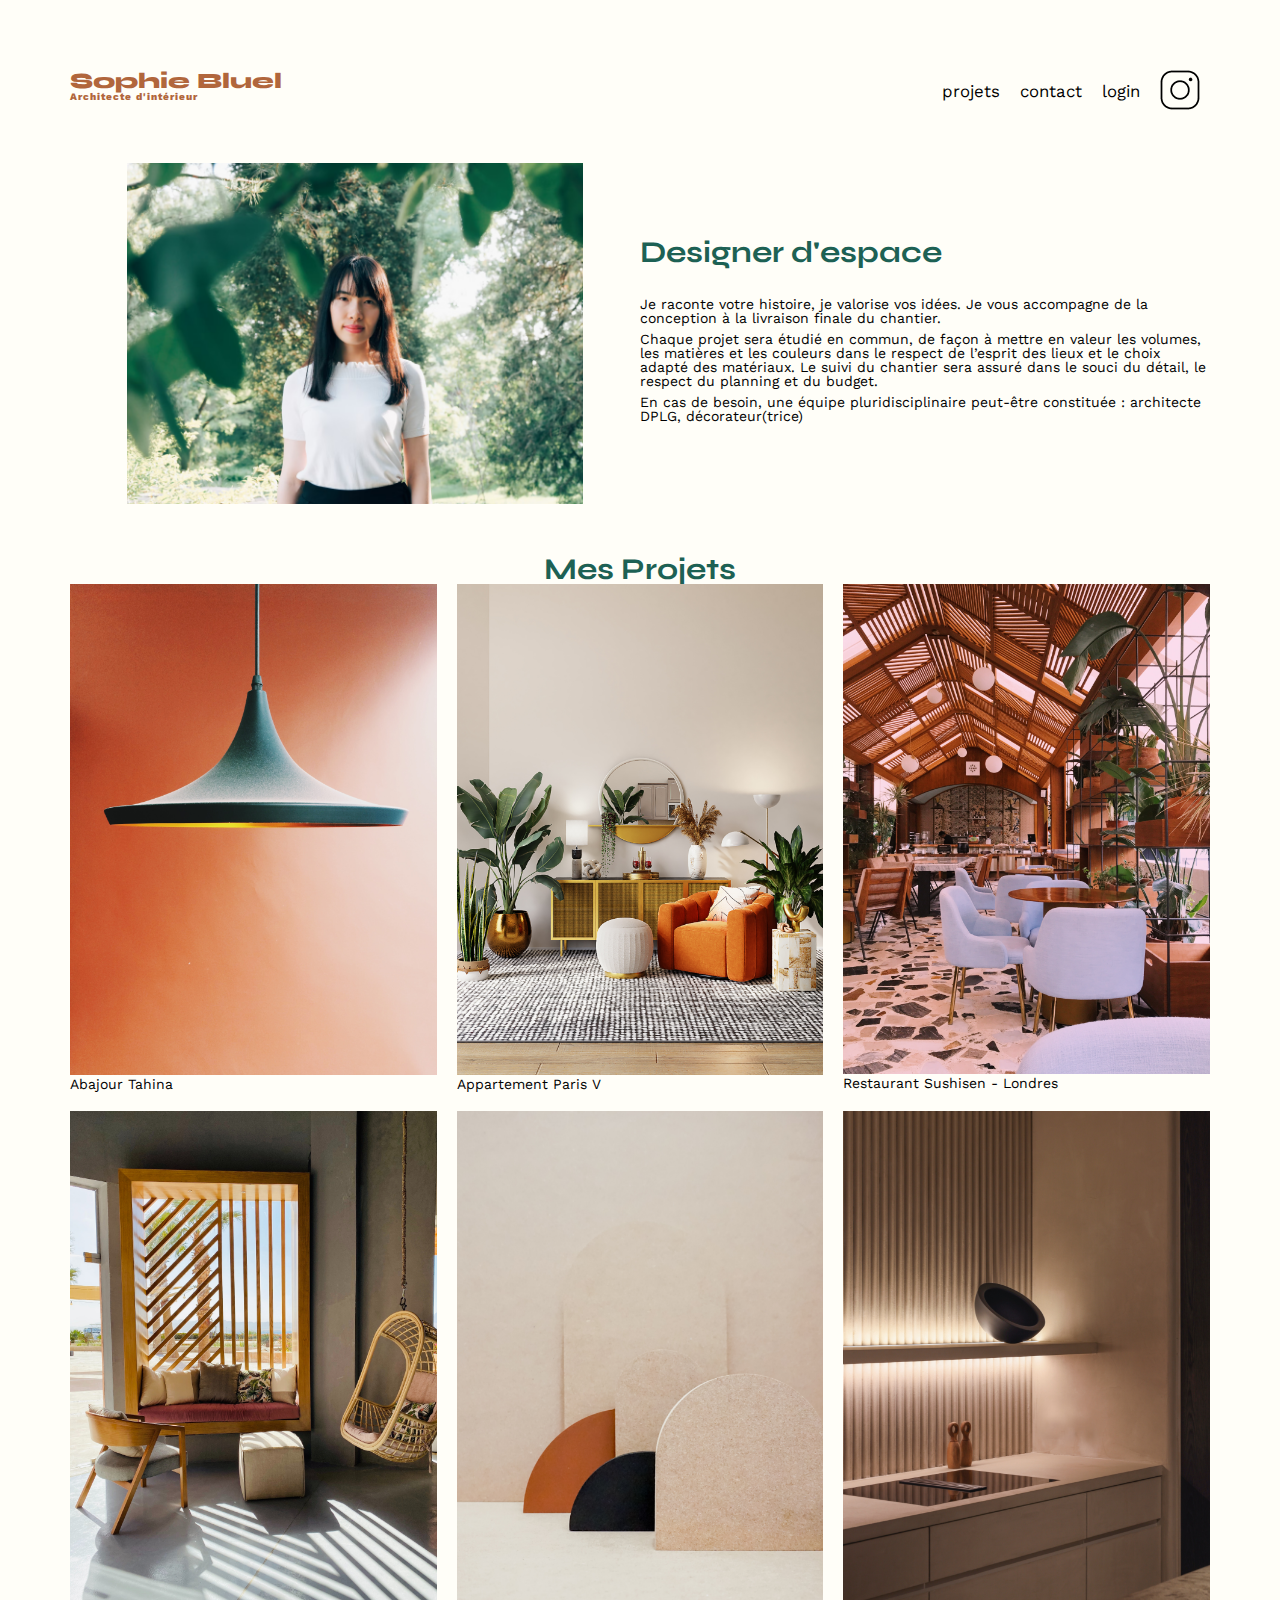
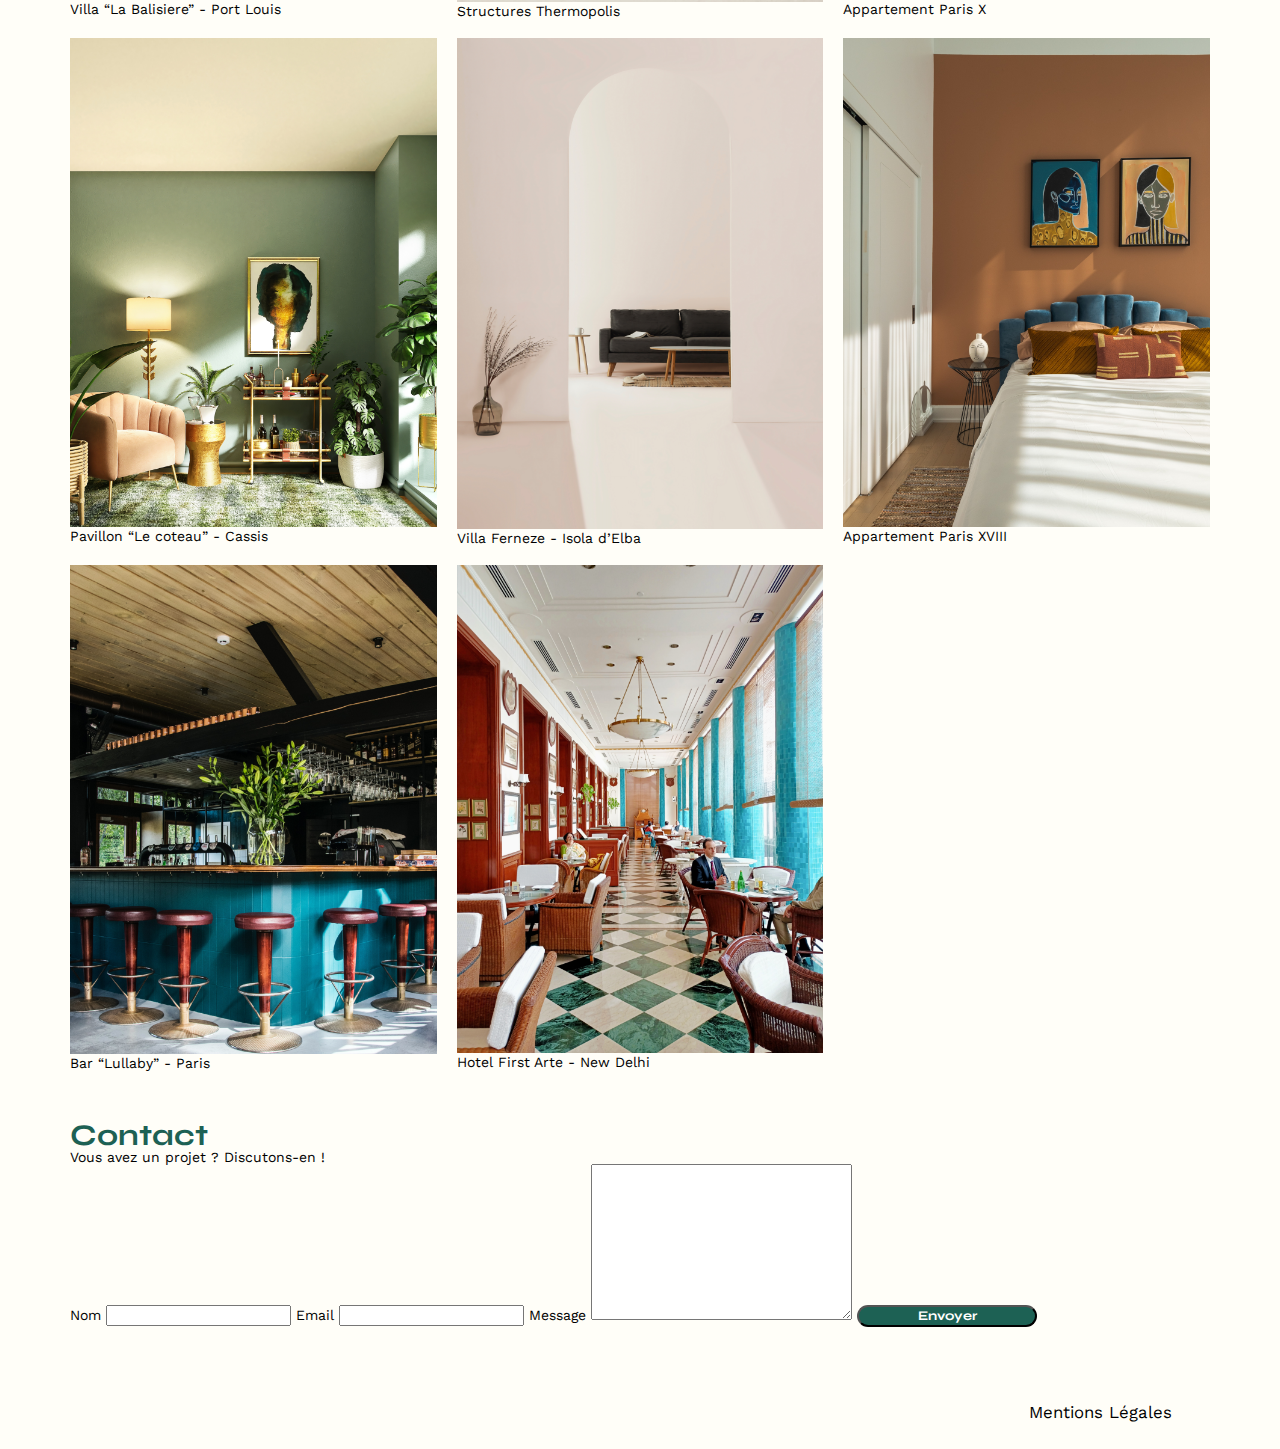
<file: FrontEnd/index.html>
<!DOCTYPE html>
<html lang="fr">
<head>
	<meta charset="UTF-8">
	<title>Sophie Bluel - Architecte d'intérieur</title>
	<meta name="viewport" content="width=device-width, initial-scale=1.0">
	<link rel="preconnect" href="https://fonts.googleapis.com">
	<link rel="preconnect" href="https://fonts.gstatic.com" crossorigin>
	<link href="https://fonts.googleapis.com/css2?family=Syne:wght@700;800&family=Work+Sans&display=swap" rel="stylesheet">
	<meta name="description" content="">
	<link rel="stylesheet" href="./assets/style.css">
</head>
<body>
<header>
	<h1>Sophie Bluel <span>Architecte d'intérieur</span></h1>
	<nav>
		<ul>
			<li>projets</li>
			<li>contact</li>
			<li>login</li>
			<li><img src="./assets/icons/instagram.png" alt="Instagram"></li>
		</ul>
	</nav>
</header>
<main>
	<section id="introduction">
		<figure>
			<img src="./assets/images/sophie-bluel.png" alt="">
		</figure>
		<article>
			<h2>Designer d'espace</h2>
			<p>Je raconte votre histoire, je valorise vos idées. Je vous accompagne de la conception à la livraison finale du chantier.</p>
			<p>Chaque projet sera étudié en commun, de façon à mettre en valeur les volumes, les matières et les couleurs dans le respect de l’esprit des lieux et le choix adapté des matériaux. Le suivi du chantier sera assuré dans le souci du détail, le respect du planning et du budget.</p>
			<p>En cas de besoin, une équipe pluridisciplinaire peut-être constituée : architecte DPLG, décorateur(trice)</p>
		</article>
	</section>
	<section id="portfolio">
		<h2>Mes Projets</h2>
		<div class="gallery">
			<figure>
				<img src="assets/images/abajour-tahina.png" alt="Abajour Tahina">
				<figcaption>Abajour Tahina</figcaption>
			</figure>
			<figure>
				<img src="assets/images/appartement-paris-v.png" alt="Appartement Paris V">
				<figcaption>Appartement Paris V</figcaption>
			</figure>
			<figure>
				<img src="assets/images/restaurant-sushisen-londres.png" alt="Restaurant Sushisen - Londres">
				<figcaption>Restaurant Sushisen - Londres</figcaption>
			</figure>
			<figure>
				<img src="assets/images/la-balisiere.png" alt="Villa “La Balisiere” - Port Louis">
				<figcaption>Villa “La Balisiere” - Port Louis</figcaption>
			</figure>
			<figure>
				<img src="assets/images/structures-thermopolis.png" alt="Structures Thermopolis">
				<figcaption>Structures Thermopolis</figcaption>
			</figure>
			<figure>
				<img src="assets/images/appartement-paris-x.png" alt="Appartement Paris X">
				<figcaption>Appartement Paris X</figcaption>
			</figure>
			<figure>
				<img src="assets/images/le-coteau-cassis.png" alt="Pavillon “Le coteau” - Cassis">
				<figcaption>Pavillon “Le coteau” - Cassis</figcaption>
			</figure>
			<figure>
				<img src="assets/images/villa-ferneze.png" alt="Villa Ferneze - Isola d’Elba">
				<figcaption>Villa Ferneze - Isola d’Elba</figcaption>
			</figure>
			<figure>
				<img src="assets/images/appartement-paris-xviii.png" alt="Appartement Paris XVIII">
				<figcaption>Appartement Paris XVIII</figcaption>
			</figure>
			<figure>
				<img src="assets/images/bar-lullaby-paris.png" alt="Bar “Lullaby” - Paris">
				<figcaption>Bar “Lullaby” - Paris</figcaption>
			</figure>
			<figure>
				<img src="assets/images/hotel-first-arte-new-delhi.png" alt="Hotel First Arte - New Delhi">
				<figcaption>Hotel First Arte - New Delhi</figcaption>
			</figure>
		</div>
	</section>
	<section id="contact">
		<h2>Contact</h2>
		<p>Vous avez un projet ? Discutons-en !</p>
		<form action="#" method="post">
			<label for="name">Nom</label>
			<input type="text" name="name" id="name">
			<label for="email">Email</label>
			<input type="email" name="email" id="email">
			<label for="message">Message</label>
			<textarea name="message" id="message" cols="30" rows="10"></textarea>
			<input type="submit" value="Envoyer">
		</form>
	</section>
</main>

<footer>
	<nav>
		<ul>
			<li>Mentions Légales</li>
		</ul>
	</nav>
</footer>
</body>
</html>
</file>
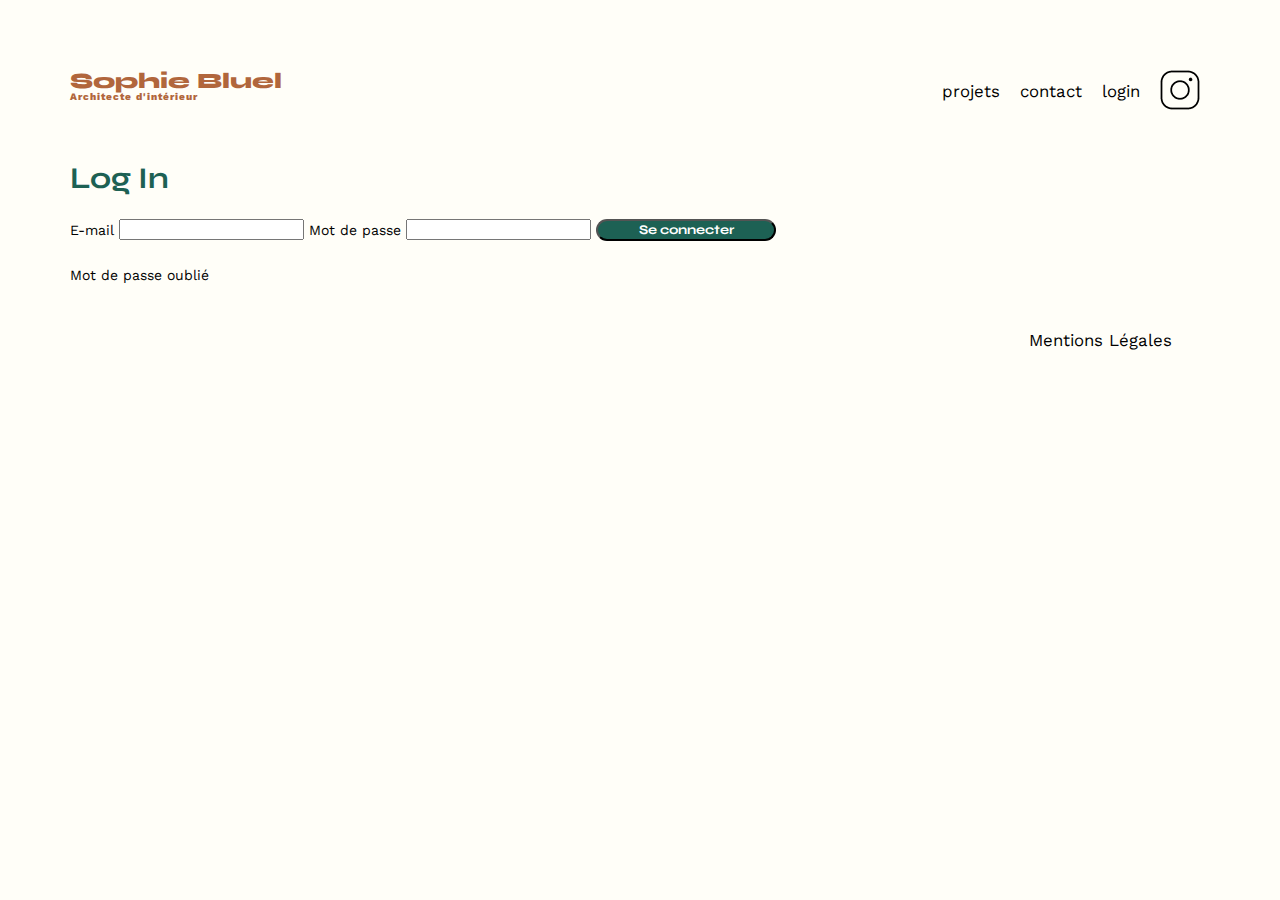
<file: FrontEnd/login.html>
<!DOCTYPE html>
 <html lang="fr">
   <head>
     <meta charset="UTF-8" />
     <title>Sophie Bluel - Architecte d'intérieur</title>
     <meta name="viewport" content="width=device-width, initial-scale=1.0" />
     <link rel="preconnect" href="https://fonts.googleapis.com" />
     <link rel="preconnect" href="https://fonts.gstatic.com" crossorigin />
     <link
       href="https://fonts.googleapis.com/css2?family=Syne:wght@700;800&family=Work+Sans&display=swap"
       rel="stylesheet"
     />
     <meta name="description" content="" />
     <link rel="stylesheet" href="./assets/style.css" />
     <script src="js/login.js" defer></script>
   </head>
   <body>
     <header>
       <h1>Sophie Bluel <span>Architecte d'intérieur</span></h1>
       <nav>
         <ul>
           <li><a href="index.html#portfolio">projets</a></li>
           <li><a href="index.html#contact">contact</a></li>
           <li><a href="login.html">login</a></li>
           <li><img src="./assets/icons/instagram.png" alt="Instagram" /></li>
         </ul>
       </nav>
     </header>
     <main>
       <section id="contact">
         <h2>Log In</h2>
         <form id="loginform" action="#" method="post">
           <label for="email">E-mail</label>
           <input type="email" name="email" id="email" required />
           <label for="password">Mot de passe</label>
           <input type="password" name="password" id="password" required />
           <input type="submit" value="Se connecter" id="submitButton" />
         </form>
         <p><a href="#">Mot de passe oublié</a></p>
       </section>
     </main>
 
     <footer>
       <nav>
         <ul>
           <li>Mentions Légales</li>
         </ul>
       </nav>
     </footer>
   </body>
 </html>
</file>
<file: FrontEnd/assets/style.css>
.container {
	display: flex;
	align-items: center;
	/* Centre verticalement les éléments */
	justify-content: center;
}

.container h2 {
	text-align: center;
	/* Centre le texte à l'intérieur de h2 */
}

.container p {
	margin-left: 10px;
	/* Ajuste l'espace entre h2 et p selon vos besoins */
}


/* http://meyerweb.com/eric/tools/css/reset/
   v2.0 | 20110126
   License: none (public domain)
*/

* {
	box-sizing: border-box;
}

html,
body,
div,
span,
applet,
object,
iframe,
h1,
h2,
h3,
h4,
h5,
h6,
p,
blockquote,
pre,
a,
abbr,
acronym,
address,
big,
cite,
code,
del,
dfn,
em,
img,
ins,
kbd,
q,
s,
samp,
small,
strike,
strong,
sub,
sup,
tt,
var,
b,
u,
i,
center,
dl,
dt,
dd,
ol,
ul,
li,
fieldset,
form,
label,
legend,
table,
caption,
tbody,
tfoot,
thead,
tr,
th,
td,
article,
aside,
canvas,
details,
embed,
figure,
figcaption,
footer,
header,
hgroup,
menu,
nav,
output,
ruby,
section,
summary,
time,
mark,
audio,
video {
	margin: 0;
	padding: 0;
	border: 0;
	font-size: 100%;
	font: inherit;
	vertical-align: baseline;
}

a {
	color: black;
	text-decoration: none;
}

a:visited {
	color: black;
}

/* HTML5 display-role reset for older browsers */
article,
aside,
details,
figcaption,
figure,
footer,
header,
hgroup,
menu,
nav,
section {
	display: block;
}

body {
	line-height: 1;
	background-color: #FFFEF8;
}

ol,
ul {
	list-style: none;
}

blockquote,
q {
	quotes: none;
}

blockquote:before,
blockquote:after,
q:before,
q:after {
	content: '';
	content: none;
}

table {
	border-collapse: collapse;
	border-spacing: 0;
}

/** end reset css**/
body {
	max-width: 1140px;
	margin: auto;
	font-family: 'Work Sans';
	font-size: 14px;
	margin-top: 70px;
}

header {
	display: flex;
	justify-content: space-between;
	margin: 50px 0
}

section {
	margin: 50px 0
}

h1 {
	display: flex;
	flex-direction: column;
	font-family: 'Syne';
	font-size: 22px;
	font-weight: 800;
	color: #B1663C
}

h1>span {
	font-family: 'Work Sans';
	font-size: 10px;
	letter-spacing: 0.1em;
	;
}

h2 {
	font-family: 'Syne';
	font-weight: 700;
	font-size: 30px;
	color: #1D6154
}

nav ul {
	display: flex;
	align-items: center;
	list-style-type: none;

}

nav li {
	padding: 0 10px;
	font-size: 1.2em;
}

li:hover {
	color: #B1663C;
}

#introduction {
	display: flex;
	align-items: center;
}

#introduction figure {
	flex: 1
}

#introduction img {
	display: block;
	margin: auto;
	width: 80%;
}

#introduction article {
	flex: 1
}

#introduction h2 {
	margin-bottom: 1em;
}

#introduction p {
	margin-bottom: 0.5em;
}

#portfolio h2 {
	text-align: center;

}

.js-modal-2 {
	padding-top: 10px;
}

.div-container {
	min-width: 550px;
	width: 50%;
	display: flex;
	justify-content: space-evenly;
	margin: 35px auto;
}

.div-container>* {
	padding: 10px 20px;
	border: 1px solid #1D6154;
	border-radius: 25px;
	font-family: 'Syne';
	color: #1D6154;
	cursor: pointer;
}

.div-container>*:hover {
	background-color: #1D6154;
	color: white;
}

.gallery {
	width: 100%;
	display: grid;
	grid-template-columns: 1fr 1fr 1fr;
	grid-column-gap: 20px;
	grid-row-gap: 20px;
}

.gallery img {
	width: 100%;

}

.close-button-container {
	display: flex;
	justify-content: flex-end;
}

.modal-buttons-container {
	display: flex;
	justify-content: space-between;
}

.js-modal-back {
	border: none;
	background-color: white;
	font-size: 18px;
}

.projets-title {
	margin-bottom: 0;
}

.projets-container {
	display: flex;
	justify-content: center;
	gap: 10px;
}

.js-modal-close {
	border: none;
	background-color: white;
	font-size: 18px;
}

.modal-wrapper h3 {
	font-size: 18px;
	text-align: center;
	display: block;
	margin-bottom: 40px;
}

.modal-gallery {
	width: 100%;
	display: grid;
	grid-template-columns: 1fr 1fr 1fr 1fr 1fr;
	grid-column-gap: 20px;
	grid-row-gap: 20px;
}

.modal-gallery img {
	width: 100%;
}

.modal-wrapper hr {
	margin-top: 30px;
	width: 100%;

}

.modal-button-container {
	display: flex;
	justify-content: center;
}

.add-photo-button {
	padding: 10px 20px;
	margin-top: 10px;
	border: 1px solid #1D6154;
	border-radius: 25px;
	font-family: 'Syne';
	color: white;
	cursor: pointer;
	background-color: #1D6154;
	width: 250px;
}

.image-container {
	position: relative;
	display: inline-block;
}

.image-container img {
	display: block;
}

.image-container .overlay-icon {
	position: absolute;
	top: 6px;
	right: 6px;
	font-size: 16px;
	/* Ajustez cette valeur pour la taille de l'icône */
	cursor: pointer;
	background-color: black;
	color: white;
	padding: 4px;
	border-radius: 10%;
}

.form {
	width: 50%;
	margin: auto;
}

.form>* {
	text-align: center;

}

.form h2 {
	margin-bottom: 20px;
}

.form form {
	text-align: left;
	margin-top: 30px;
	display: flex;
	flex-direction: column;
}

.form input {
	height: 50px;
	font-size: 1.2em;
	border: none;
	box-shadow: 0px 4px 14px rgba(0, 0, 0, 0.09);
}

.form label {
	margin: 2em 0 1em 0;
}

.form textarea {
	border: none;
	box-shadow: 0px 4px 14px rgba(0, 0, 0, 0.09);
}

.add-photo-form {
	width: 70%;
}

.form select {
	height: 50px;
	font-size: 1.2em;
	border: none;
	box-shadow: 0px 4px 14px rgba(0, 0, 0, 0.09);
}

input[type="submit"] {
	font-family: 'Syne';
	font-weight: 700;
	color: white;
	background-color: #1D6154;
	margin: 2em auto;
	width: 180px;
	text-align: center;
	border-radius: 60px;
}

footer nav ul {
	display: flex;
	justify-content: flex-end;
	margin: 2em
}

.error-login {
	background-color: #B84947;
	color: white;
	display: flex;
	justify-content: center;
	padding: 10px;
}

.edit {
	background-color: black;
	color: white;
	height: 50px;
	display: flex;
	justify-content: center;
	align-items: center;
	width: 100%;
	position: absolute;
	left: 0;
	top: 0;
}

.edit a {
	color: white;
}

.edit a:visited {
	color: white;
}

/* modal */

.modal {
	position: fixed;
	display: flex;
	align-items: center;
	justify-content: center;
	top: 0;
	left: 0;
	width: 100%;
	height: 100%;
	background: rgba(0, 0, 0, 0.8);
}

.modal-wrapper {
	overflow: auto;
	width: 600px;
	max-width: calc(100vh - 20px);
	max-height: calc(100vh - 20px);
	padding: 20px;
	background-color: white;
}

.file-section {
	background-color: #E8F1F6;
	display: flex;
	flex-direction: column;
	align-items: center;
	padding: 10px;
}

.file-section label {
	padding: 10px 20px;
	margin-top: 10px;
	border-radius: 25px;
	font-family: 'Syne';
	color: white;
	cursor: pointer;
	background-color: #B9C5CC;
	color: #306685;
	width: 170px;
	text-align: center;
}

.fa-image {
	color: #B9C5CC;
	font-size: 50px;
	margin-top: 5px;
}

#photo-container {
	width: 80%;
}

#photo-container img {
	width: 100%;
}
</file>
